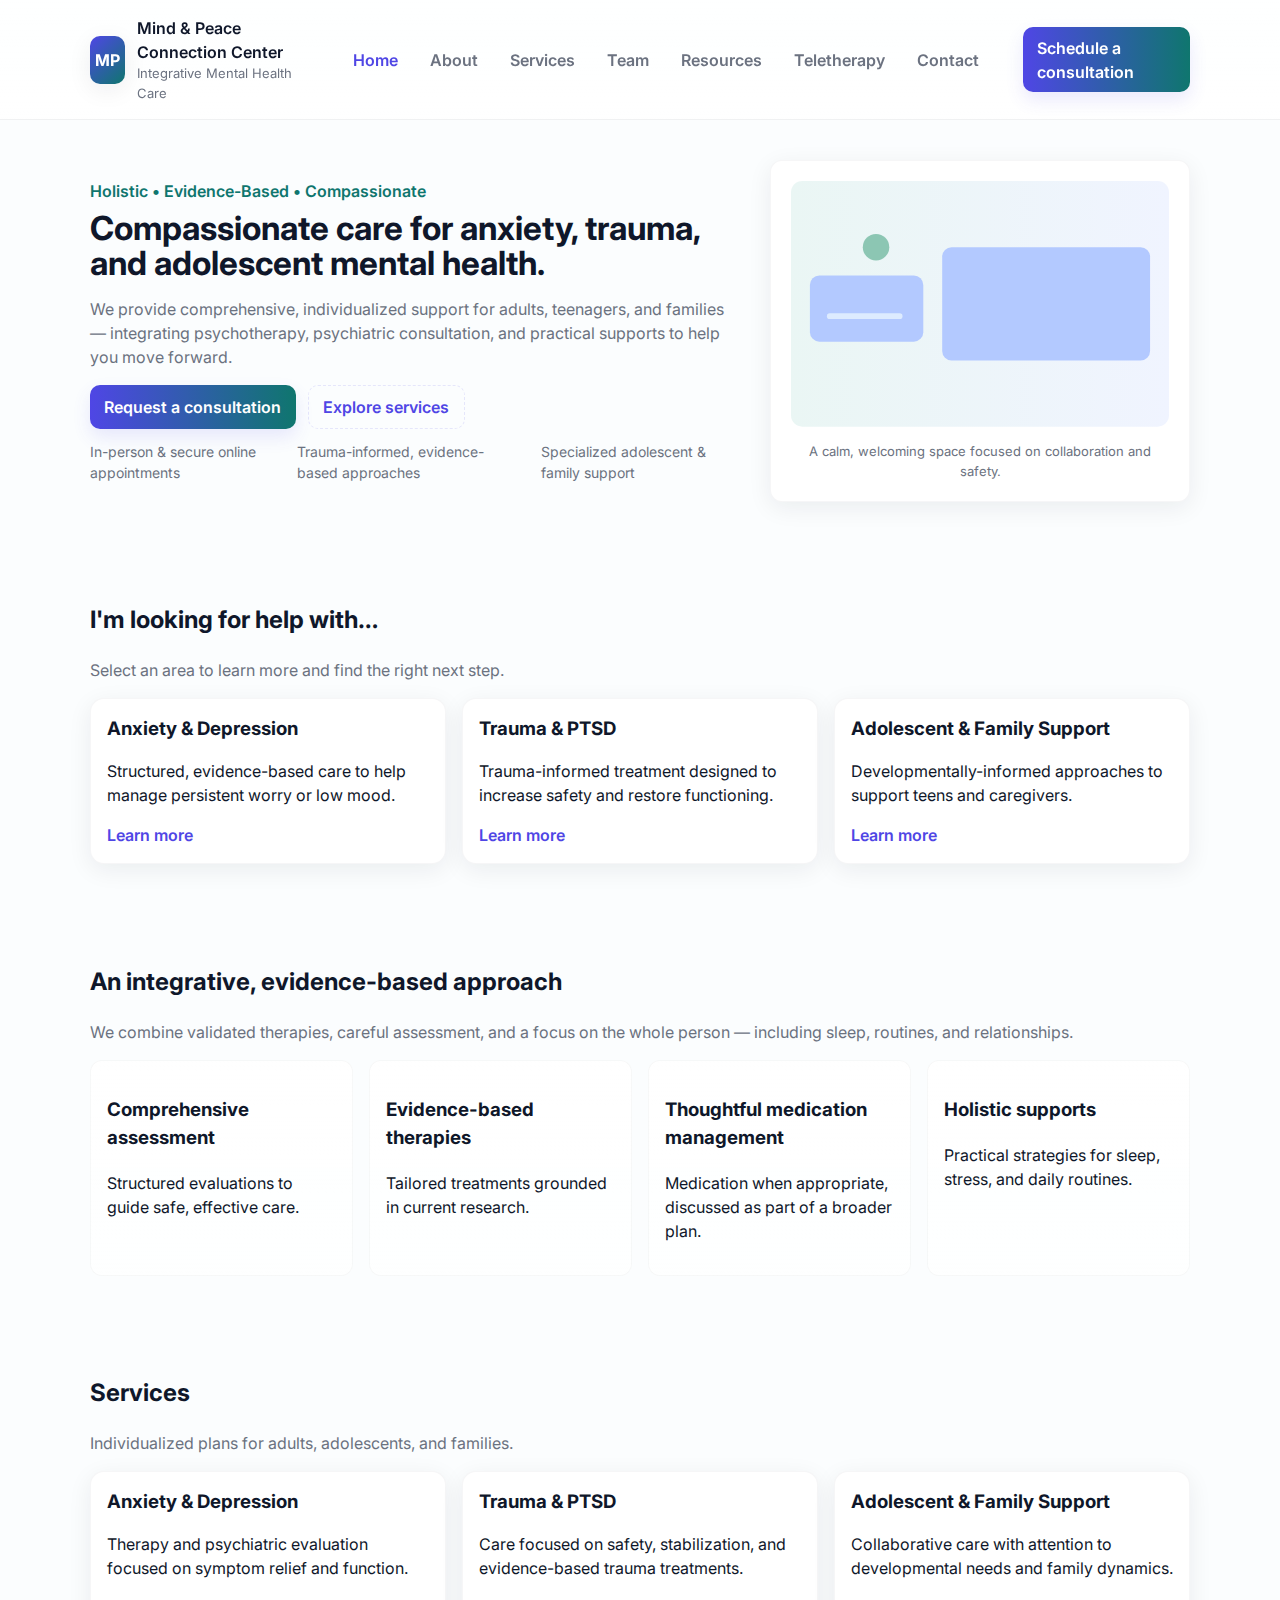
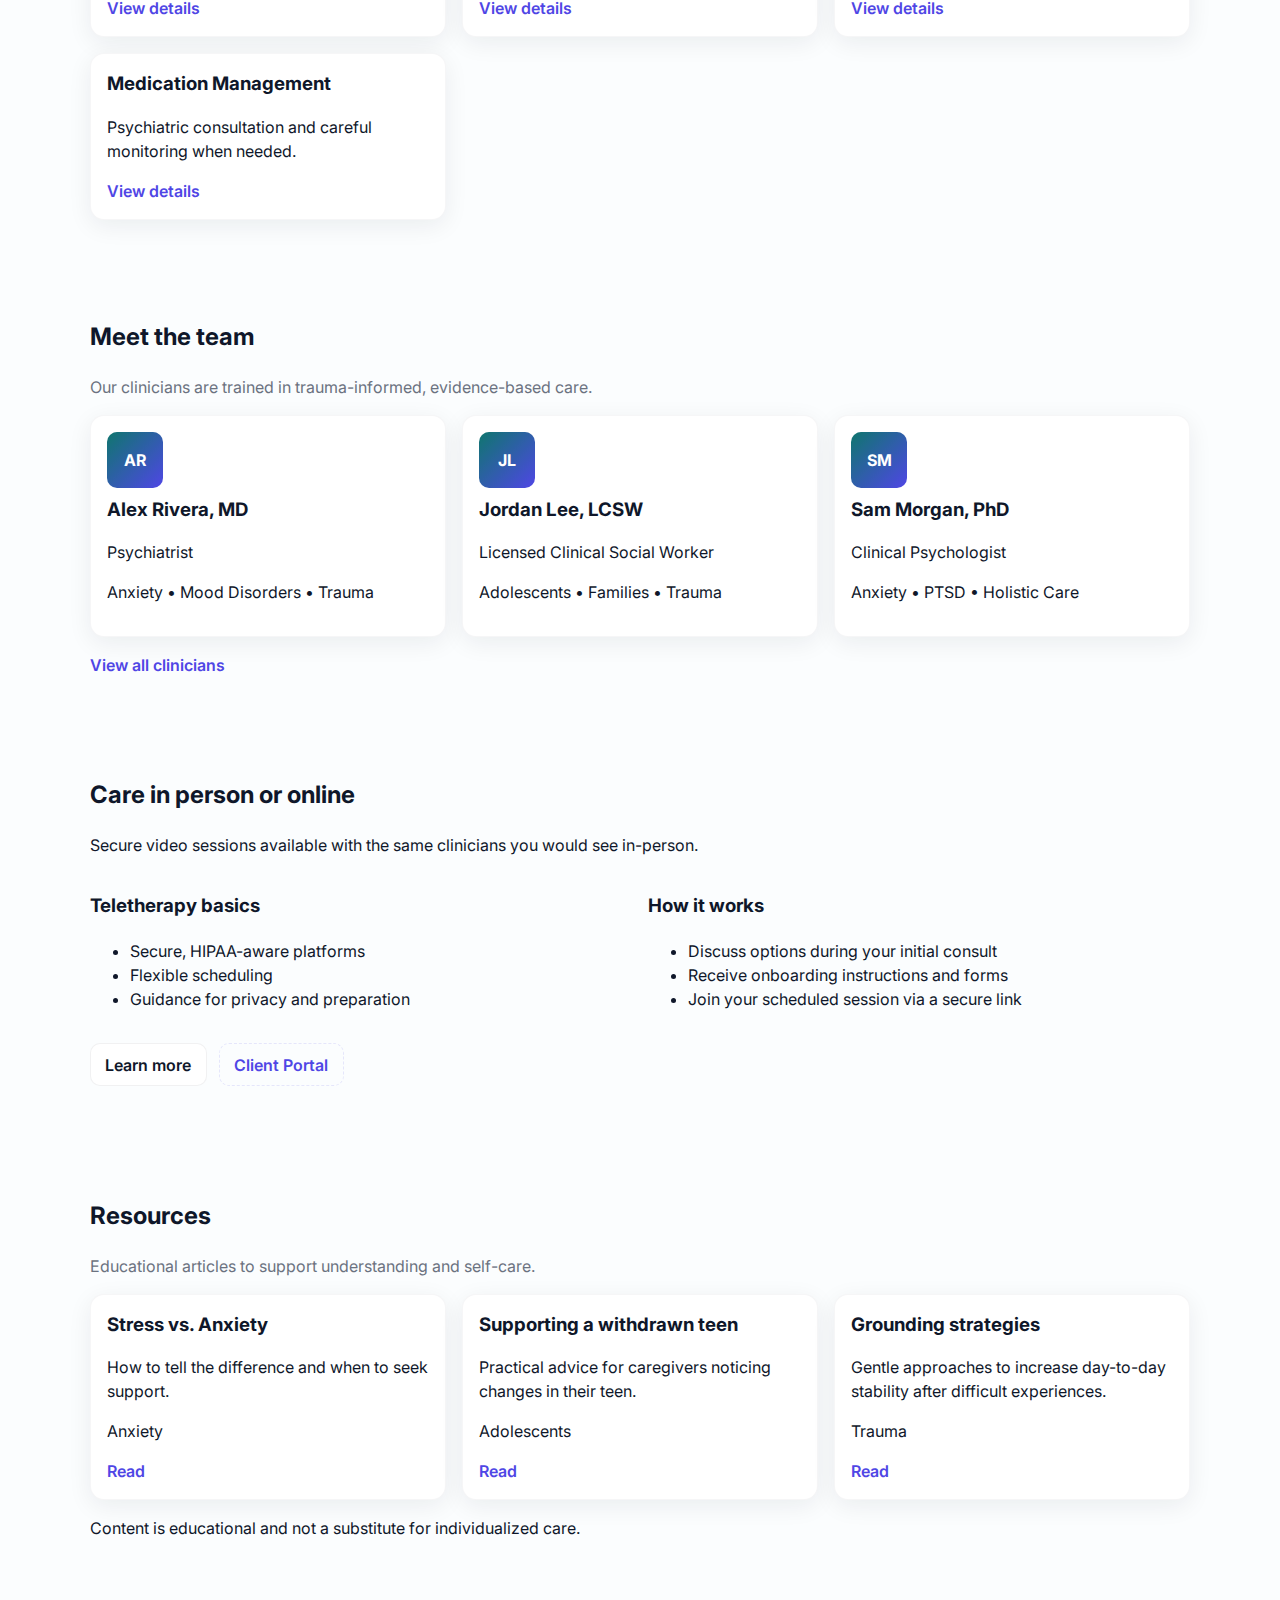
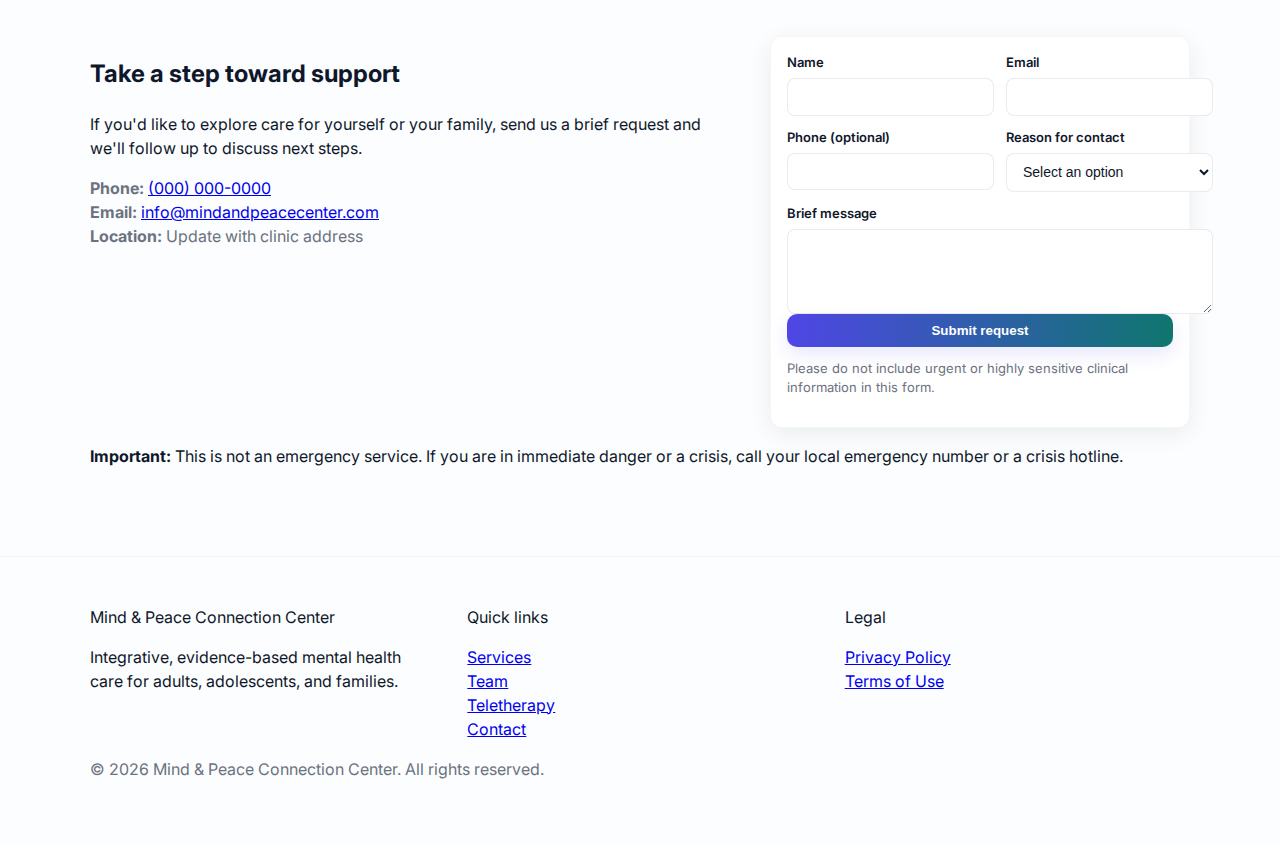
<file: index.html>
<!DOCTYPE html>
<html lang="en">
<head>
  <meta charset="utf-8" />
  <title>Mind & Peace Connection Center — Integrative, Evidence-Based Mental Health Care</title>
  <meta name="viewport" content="width=device-width,initial-scale=1" />
  <meta name="description" content="Mind & Peace Connection Center provides integrative, evidence-based mental health care for adults, adolescents, and families. Compassionate support for anxiety, trauma, and adolescent mental health." />
  <link href="https://fonts.googleapis.com/css2?family=Inter:wght@300;400;600;700&display=swap" rel="stylesheet">
  <link rel="stylesheet" href="styles.css" />
</head>
<body>
  <a class="skip-link" href="#main-content">Skip to main content</a>

  <header class="site-header" role="banner">
    <div class="container header-inner">
      <a href="index.html" class="logo" aria-label="Mind and Peace Connection Center home">
        <span class="logo-mark" aria-hidden="true">MP</span>
        <span class="logo-text">
          <span class="logo-title">Mind &amp; Peace Connection Center</span>
          <span class="logo-subtitle">Integrative Mental Health Care</span>
        </span>
      </a>

      <nav class="site-nav" aria-label="Main navigation">
        <button class="nav-toggle" aria-expanded="false" aria-controls="primary-menu" aria-label="Open menu">
          <span class="nav-toggle-bar"></span>
          <span class="nav-toggle-bar"></span>
          <span class="nav-toggle-bar"></span>
        </button>

        <ul class="nav-list" id="primary-menu">
          <li><a href="index.html" class="nav-link nav-link-active">Home</a></li>
          <li><a href="#about" class="nav-link">About</a></li>
          <li><a href="#services" class="nav-link">Services</a></li>
          <li><a href="#team" class="nav-link">Team</a></li>
          <li><a href="#resources" class="nav-link">Resources</a></li>
          <li><a href="#teletherapy" class="nav-link">Teletherapy</a></li>
          <li><a href="#contact" class="nav-link">Contact</a></li>
        </ul>
      </nav>

      <a href="#contact" class="btn btn-primary header-cta">
        Schedule a consultation
      </a>
    </div>
  </header>

  <main id="main-content">
    <!-- Hero -->
    <section class="section section-hero" aria-label="Introductory section">
      <div class="container hero-grid">
        <div class="hero-copy">
          <p class="eyebrow">Holistic • Evidence-Based • Compassionate</p>
          <h1>Compassionate care for anxiety, trauma, and adolescent mental health.</h1>
          <p class="lead">
            We provide comprehensive, individualized support for adults, teenagers, and families — integrating psychotherapy, psychiatric consultation, and practical supports to help you move forward.
          </p>

          <div class="hero-actions">
            <a href="#contact" class="btn btn-primary large">Request a consultation</a>
            <a href="#services" class="btn btn-ghost">Explore services</a>
          </div>

          <ul class="hero-features" aria-hidden="true">
            <li>In-person & secure online appointments</li>
            <li>Trauma-informed, evidence-based approaches</li>
            <li>Specialized adolescent & family support</li>
          </ul>
        </div>

        <div class="hero-visual" aria-hidden="true">
          <div class="visual-card">
            <!-- Decorative, accessible-friendly illustration placeholder -->
            <div class="illustration">
              <svg viewBox="0 0 400 260" xmlns="http://www.w3.org/2000/svg" role="img" aria-hidden="true">
                <rect x="0" y="0" width="400" height="260" rx="12" fill="url(#g)"></rect>
                <defs>
                  <linearGradient id="g" x1="0" x2="1">
                    <stop offset="0" stop-color="#EAF6F4"/>
                    <stop offset="1" stop-color="#F0F4FF"/>
                  </linearGradient>
                </defs>
                <g transform="translate(20,30)" fill="#B3C9FF">
                  <rect x="0" y="70" width="120" height="70" rx="10"/>
                  <rect x="140" y="40" width="220" height="120" rx="10"/>
                  <circle cx="70" cy="40" r="14" fill="#8CC6B3"/>
                  <rect x="18" y="110" width="80" height="6" rx="3" fill="#DDEBFF"/>
                </g>
              </svg>
            </div>
            <div class="visual-caption">A calm, welcoming space focused on collaboration and safety.</div>
          </div>
        </div>
      </div>
    </section>

    <!-- Quick triage -->
    <section class="section section-triage" aria-labelledby="triage-heading">
      <div class="container">
        <h2 id="triage-heading">I'm looking for help with…</h2>
        <p class="section-intro">Select an area to learn more and find the right next step.</p>

        <div class="card-grid card-grid-3">
          <article class="card">
            <h3>Anxiety &amp; Depression</h3>
            <p>Structured, evidence-based care to help manage persistent worry or low mood.</p>
            <a href="#services" class="card-link">Learn more</a>
          </article>

          <article class="card">
            <h3>Trauma &amp; PTSD</h3>
            <p>Trauma-informed treatment designed to increase safety and restore functioning.</p>
            <a href="#services" class="card-link">Learn more</a>
          </article>

          <article class="card">
            <h3>Adolescent &amp; Family Support</h3>
            <p>Developmentally-informed approaches to support teens and caregivers.</p>
            <a href="#team" class="card-link">Learn more</a>
          </article>
        </div>
      </div>
    </section>

    <!-- Approach -->
    <section class="section section-approach" id="about" aria-labelledby="about-heading">
      <div class="container approach-inner">
        <h2 id="about-heading">An integrative, evidence-based approach</h2>
        <p class="section-intro">We combine validated therapies, careful assessment, and a focus on the whole person — including sleep, routines, and relationships.</p>

        <div class="pillars">
          <div class="pillar">
            <h3>Comprehensive assessment</h3>
            <p>Structured evaluations to guide safe, effective care.</p>
          </div>
          <div class="pillar">
            <h3>Evidence-based therapies</h3>
            <p>Tailored treatments grounded in current research.</p>
          </div>
          <div class="pillar">
            <h3>Thoughtful medication management</h3>
            <p>Medication when appropriate, discussed as part of a broader plan.</p>
          </div>
          <div class="pillar">
            <h3>Holistic supports</h3>
            <p>Practical strategies for sleep, stress, and daily routines.</p>
          </div>
        </div>
      </div>
    </section>

    <!-- Services preview -->
    <section class="section section-services" id="services" aria-labelledby="services-heading">
      <div class="container">
        <h2 id="services-heading">Services</h2>
        <p class="section-intro">Individualized plans for adults, adolescents, and families.</p>

        <div class="card-grid services-grid">
          <article class="card">
            <h3>Anxiety &amp; Depression</h3>
            <p>Therapy and psychiatric evaluation focused on symptom relief and function.</p>
            <a href="#" class="card-link">View details</a>
          </article>

          <article class="card">
            <h3>Trauma &amp; PTSD</h3>
            <p>Care focused on safety, stabilization, and evidence-based trauma treatments.</p>
            <a href="#" class="card-link">View details</a>
          </article>

          <article class="card">
            <h3>Adolescent &amp; Family Support</h3>
            <p>Collaborative care with attention to developmental needs and family dynamics.</p>
            <a href="#" class="card-link">View details</a>
          </article>

          <article class="card">
            <h3>Medication Management</h3>
            <p> Psychiatric consultation and careful monitoring when needed.</p>
            <a href="#" class="card-link">View details</a>
          </article>
        </div>
      </div>
    </section>

    <!-- Team -->
    <section class="section section-team" id="team">
      <div class="container">
        <h2>Meet the team</h2>
        <p class="section-intro">Our clinicians are trained in trauma-informed, evidence-based care.</p>

        <div class="card-grid team-grid">
          <article class="card card-team">
            <div class="avatar" aria-hidden="true">AR</div>
            <h3>Alex Rivera, MD</h3>
            <p class="team-role">Psychiatrist</p>
            <p class="team-tags">Anxiety • Mood Disorders • Trauma</p>
          </article>

          <article class="card card-team">
            <div class="avatar" aria-hidden="true">JL</div>
            <h3>Jordan Lee, LCSW</h3>
            <p class="team-role">Licensed Clinical Social Worker</p>
            <p class="team-tags">Adolescents • Families • Trauma</p>
          </article>

          <article class="card card-team">
            <div class="avatar" aria-hidden="true">SM</div>
            <h3>Sam Morgan, PhD</h3>
            <p class="team-role">Clinical Psychologist</p>
            <p class="team-tags">Anxiety • PTSD • Holistic Care</p>
          </article>
        </div>

        <div class="section-cta">
          <a href="#" class="text-link">View all clinicians</a>
        </div>
      </div>
    </section>

    <!-- Teletherapy -->
    <section class="section section-teletherapy" id="teletherapy">
      <div class="container teletherapy-inner">
        <div class="tele-text">
          <h2>Care in person or online</h2>
          <p>Secure video sessions available with the same clinicians you would see in-person.</p>

          <div class="tele-columns">
            <div>
              <h3>Teletherapy basics</h3>
              <ul>
                <li>Secure, HIPAA-aware platforms</li>
                <li>Flexible scheduling</li>
                <li>Guidance for privacy and preparation</li>
              </ul>
            </div>
            <div>
              <h3>How it works</h3>
              <ul>
                <li>Discuss options during your initial consult</li>
                <li>Receive onboarding instructions and forms</li>
                <li>Join your scheduled session via a secure link</li>
              </ul>
            </div>
          </div>

          <div class="hero-actions">
            <a href="#contact" class="btn btn-secondary">Learn more</a>
            <a href="#" class="btn btn-ghost">Client Portal</a>
          </div>
        </div>
      </div>
    </section>

    <!-- Resources -->
    <section class="section section-resources" id="resources">
      <div class="container">
        <h2>Resources</h2>
        <p class="section-intro">Educational articles to support understanding and self-care.</p>

        <div class="card-grid resources-grid">
          <article class="card">
            <h3>Stress vs. Anxiety</h3>
            <p>How to tell the difference and when to seek support.</p>
            <p class="resource-tag">Anxiety</p>
            <a href="#" class="card-link">Read</a>
          </article>

          <article class="card">
            <h3>Supporting a withdrawn teen</h3>
            <p>Practical advice for caregivers noticing changes in their teen.</p>
            <p class="resource-tag">Adolescents</p>
            <a href="#" class="card-link">Read</a>
          </article>

          <article class="card">
            <h3>Grounding strategies</h3>
            <p>Gentle approaches to increase day-to-day stability after difficult experiences.</p>
            <p class="resource-tag">Trauma</p>
            <a href="#" class="card-link">Read</a>
          </article>
        </div>

        <p class="resources-disclaimer">Content is educational and not a substitute for individualized care.</p>
      </div>
    </section>

    <!-- Contact -->
    <section class="section section-contact" id="contact" aria-labelledby="contact-heading">
      <div class="container contact-inner">
        <div class="contact-text">
          <h2 id="contact-heading">Take a step toward support</h2>
          <p>If you'd like to explore care for yourself or your family, send us a brief request and we'll follow up to discuss next steps.</p>

          <ul class="contact-details">
            <li><strong>Phone:</strong> <a href="tel:0000000000">(000) 000-0000</a></li>
            <li><strong>Email:</strong> <a href="mailto:info@mindandpeacecenter.com">info@mindandpeacecenter.com</a></li>
            <li><strong>Location:</strong> Update with clinic address</li>
          </ul>
        </div>

        <form class="contact-form" aria-label="Request a consultation" onsubmit="event.preventDefault(); alert('Thanks — your request has been submitted (demo).');">
          <div class="form-grid">
            <div class="form-row">
              <label for="name">Name</label>
              <input id="name" name="name" type="text" autocomplete="name" required />
            </div>

            <div class="form-row">
              <label for="email">Email</label>
              <input id="email" name="email" type="email" autocomplete="email" required />
            </div>

            <div class="form-row">
              <label for="phone">Phone (optional)</label>
              <input id="phone" name="phone" type="tel" autocomplete="tel" />
            </div>

            <div class="form-row">
              <label for="reason">Reason for contact</label>
              <select id="reason" name="reason">
                <option value="">Select an option</option>
                <option value="anxiety-depression">Anxiety or depression</option>
                <option value="trauma-ptsd">Trauma or PTSD</option>
                <option value="adolescent-family">Adolescent and family</option>
                <option value="other">Other / not sure</option>
              </select>
            </div>

            <div class="form-row form-row-full">
              <label for="message">Brief message</label>
              <textarea id="message" name="message" rows="4"></textarea>
            </div>
          </div>

          <button type="submit" class="btn btn-primary btn-full-width">Submit request</button>

          <p class="form-note">Please do not include urgent or highly sensitive clinical information in this form.</p>
        </form>
      </div>

      <div class="container crisis-note">
        <p><strong>Important:</strong> This is not an emergency service. If you are in immediate danger or a crisis, call your local emergency number or a crisis hotline.</p>
      </div>
    </section>
  </main>

  <footer class="site-footer" role="contentinfo">
    <div class="container footer-inner">
      <div class="footer-col">
        <p class="footer-title">Mind &amp; Peace Connection Center</p>
        <p class="footer-text">Integrative, evidence-based mental health care for adults, adolescents, and families.</p>
      </div>

      <div class="footer-col">
        <p class="footer-subtitle">Quick links</p>
        <ul class="footer-links">
          <li><a href="#services">Services</a></li>
          <li><a href="#team">Team</a></li>
          <li><a href="#teletherapy">Teletherapy</a></li>
          <li><a href="#contact">Contact</a></li>
        </ul>
      </div>

      <div class="footer-col">
        <p class="footer-subtitle">Legal</p>
        <ul class="footer-links">
          <li><a href="#">Privacy Policy</a></li>
          <li><a href="#">Terms of Use</a></li>
        </ul>
      </div>
    </div>

    <div class="container footer-bottom">
      <p>&copy; <span id="year"></span> Mind &amp; Peace Connection Center. All rights reserved.</p>
    </div>
  </footer>

  <script>
    // Header year and mobile nav behavior
    (function () {
      const yearEl = document.getElementById('year');
      if (yearEl) yearEl.textContent = new Date().getFullYear();

      const navToggle = document.querySelector('.nav-toggle');
      const navList = document.getElementById('primary-menu');
      if (navToggle && navList) {
        navToggle.addEventListener('click', () => {
          const isOpen = navToggle.getAttribute('aria-expanded') === 'true';
          navToggle.setAttribute('aria-expanded', String(!isOpen));
          navList.classList.toggle('open', !isOpen);
        });

        // Close mobile nav when a link is clicked
        navList.addEventListener('click', (e) => {
          if (e.target.matches('a')) {
            navToggle.setAttribute('aria-expanded', 'false');
            navList.classList.remove('open');
          }
        });
      }
    })();
  </script>
</body>
</html>
</file>
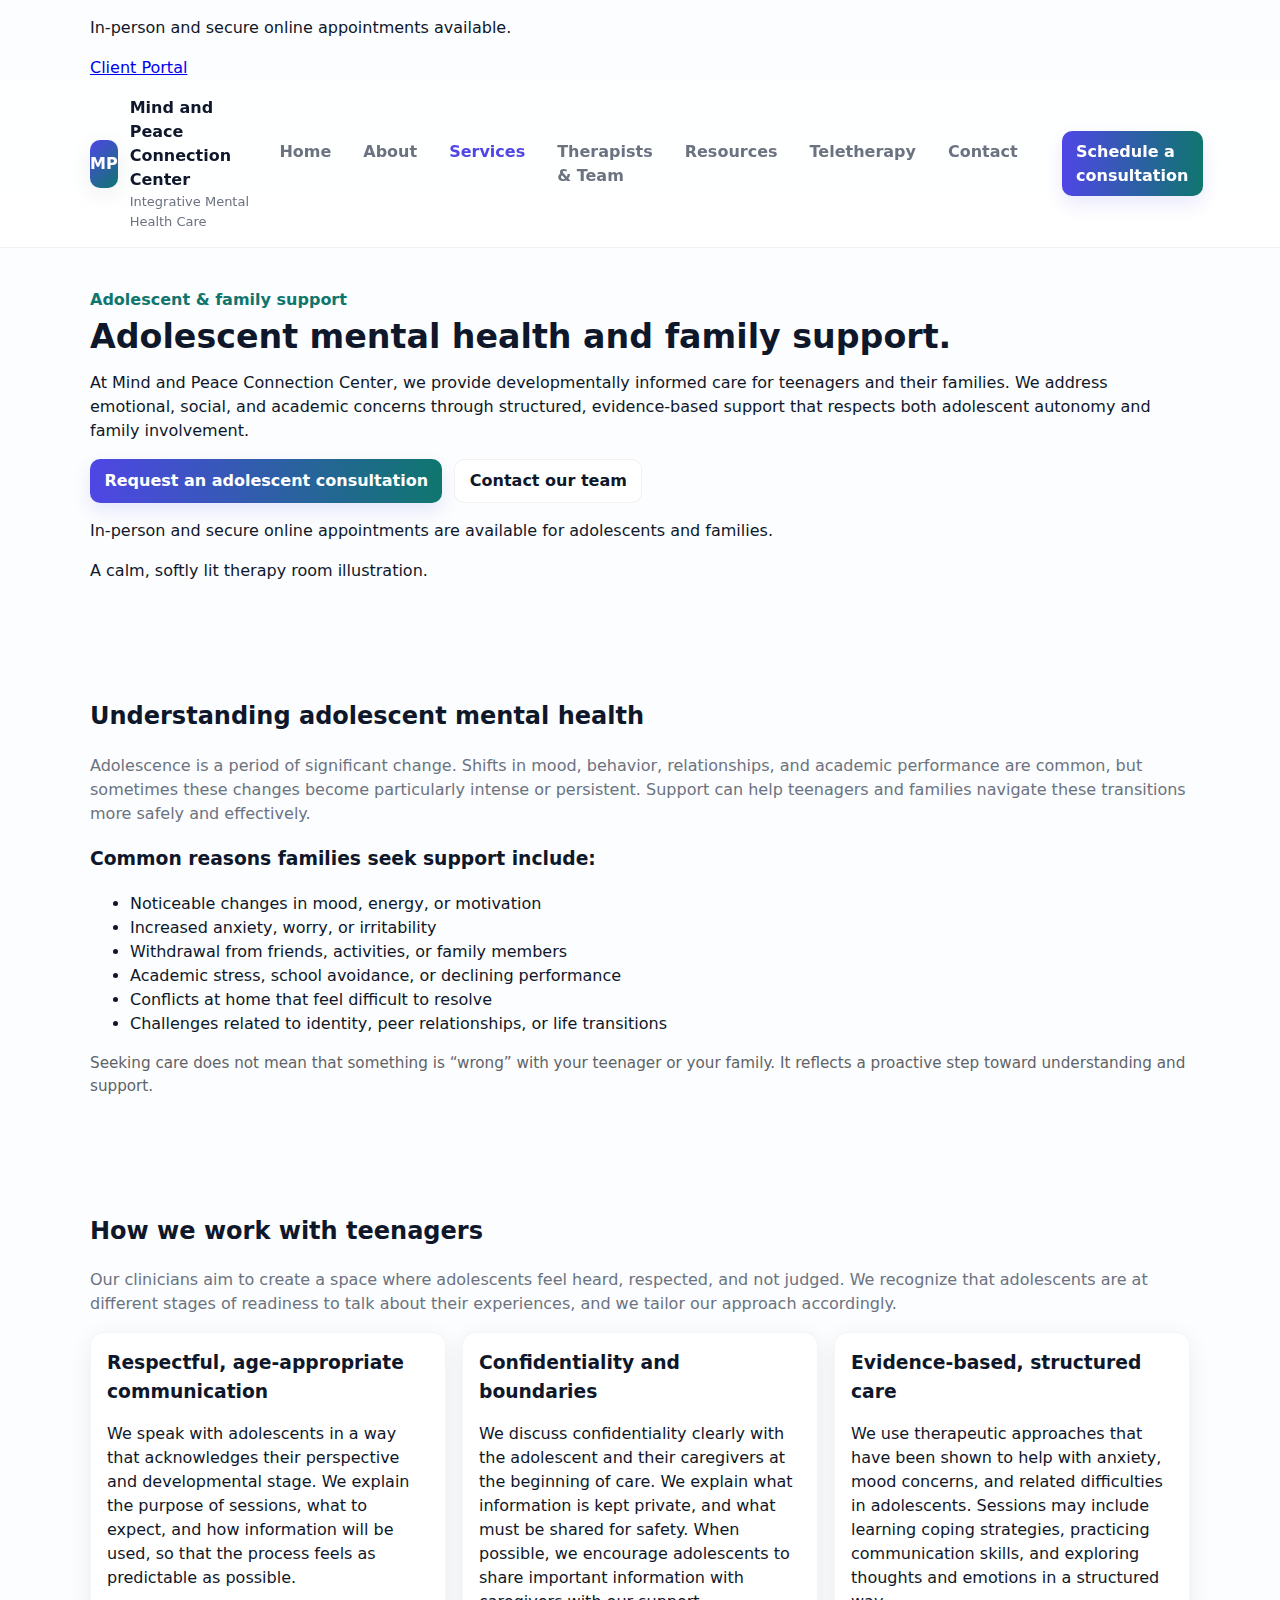
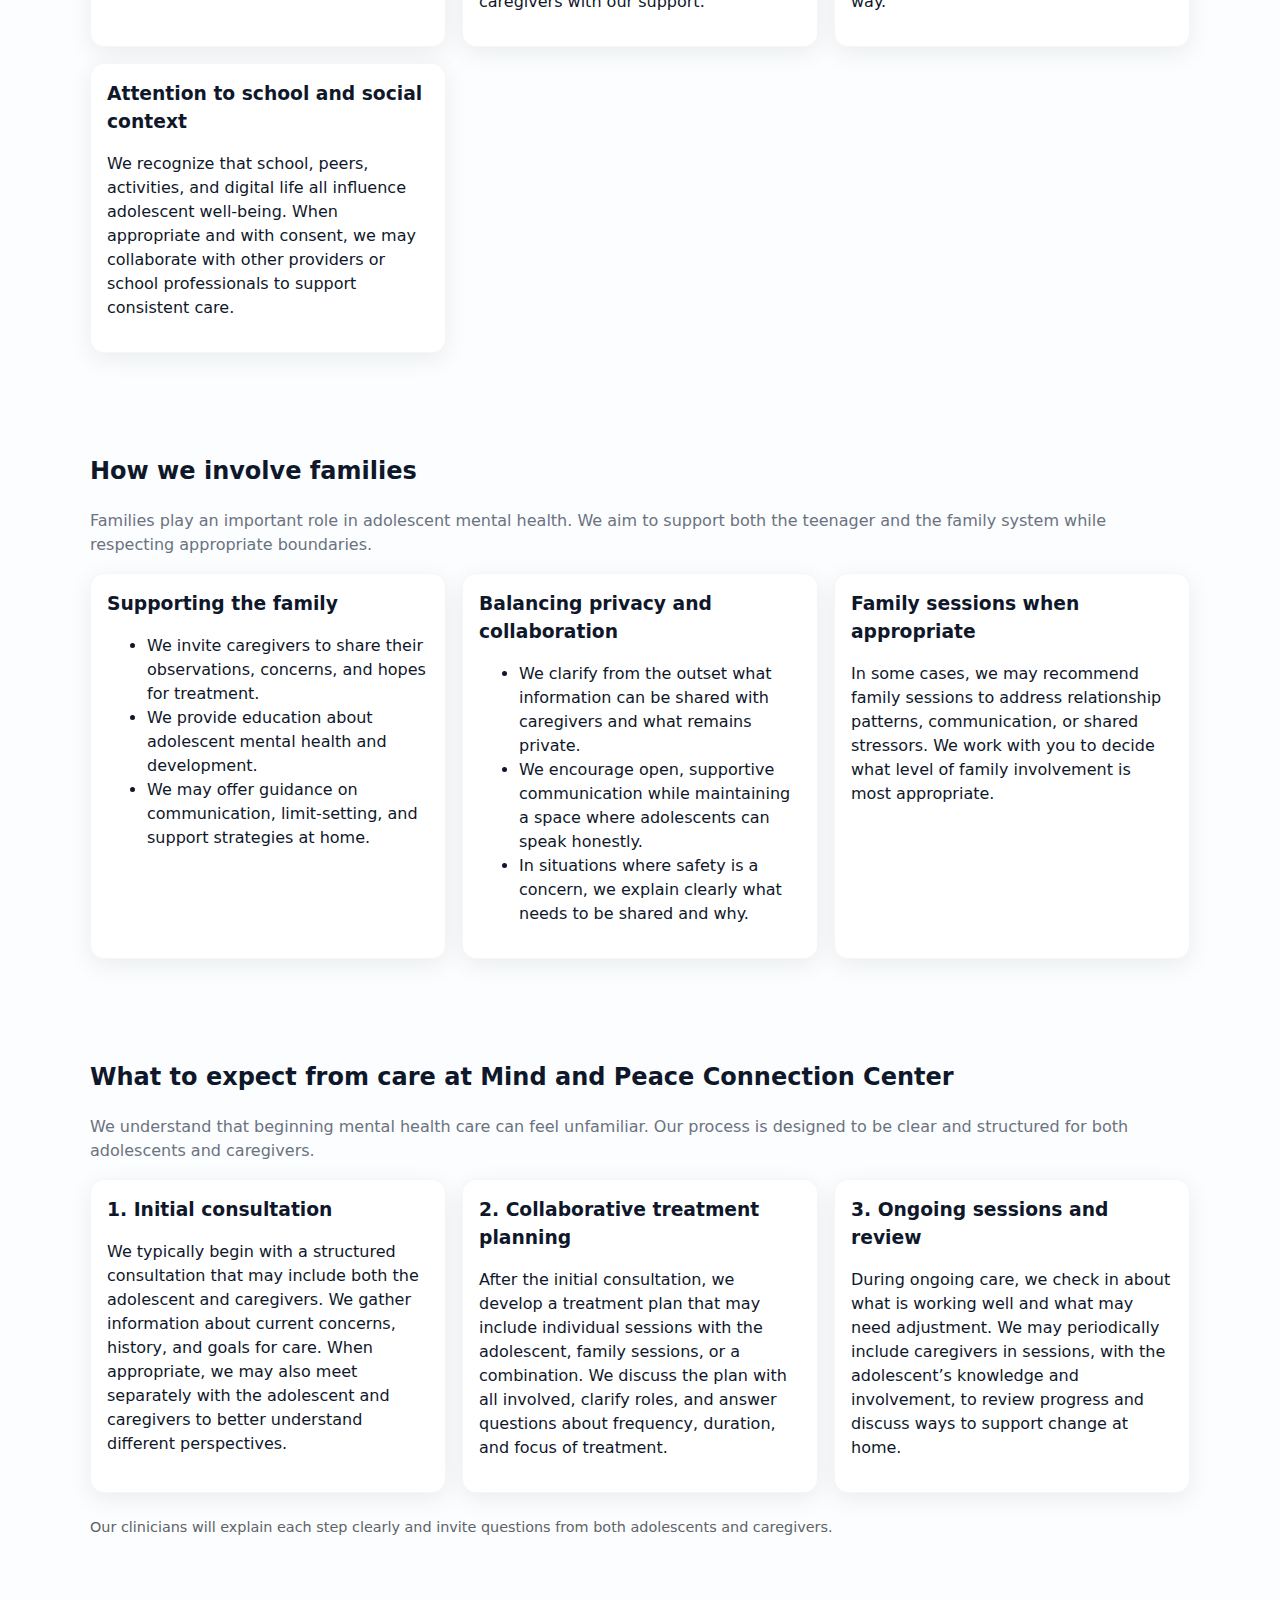
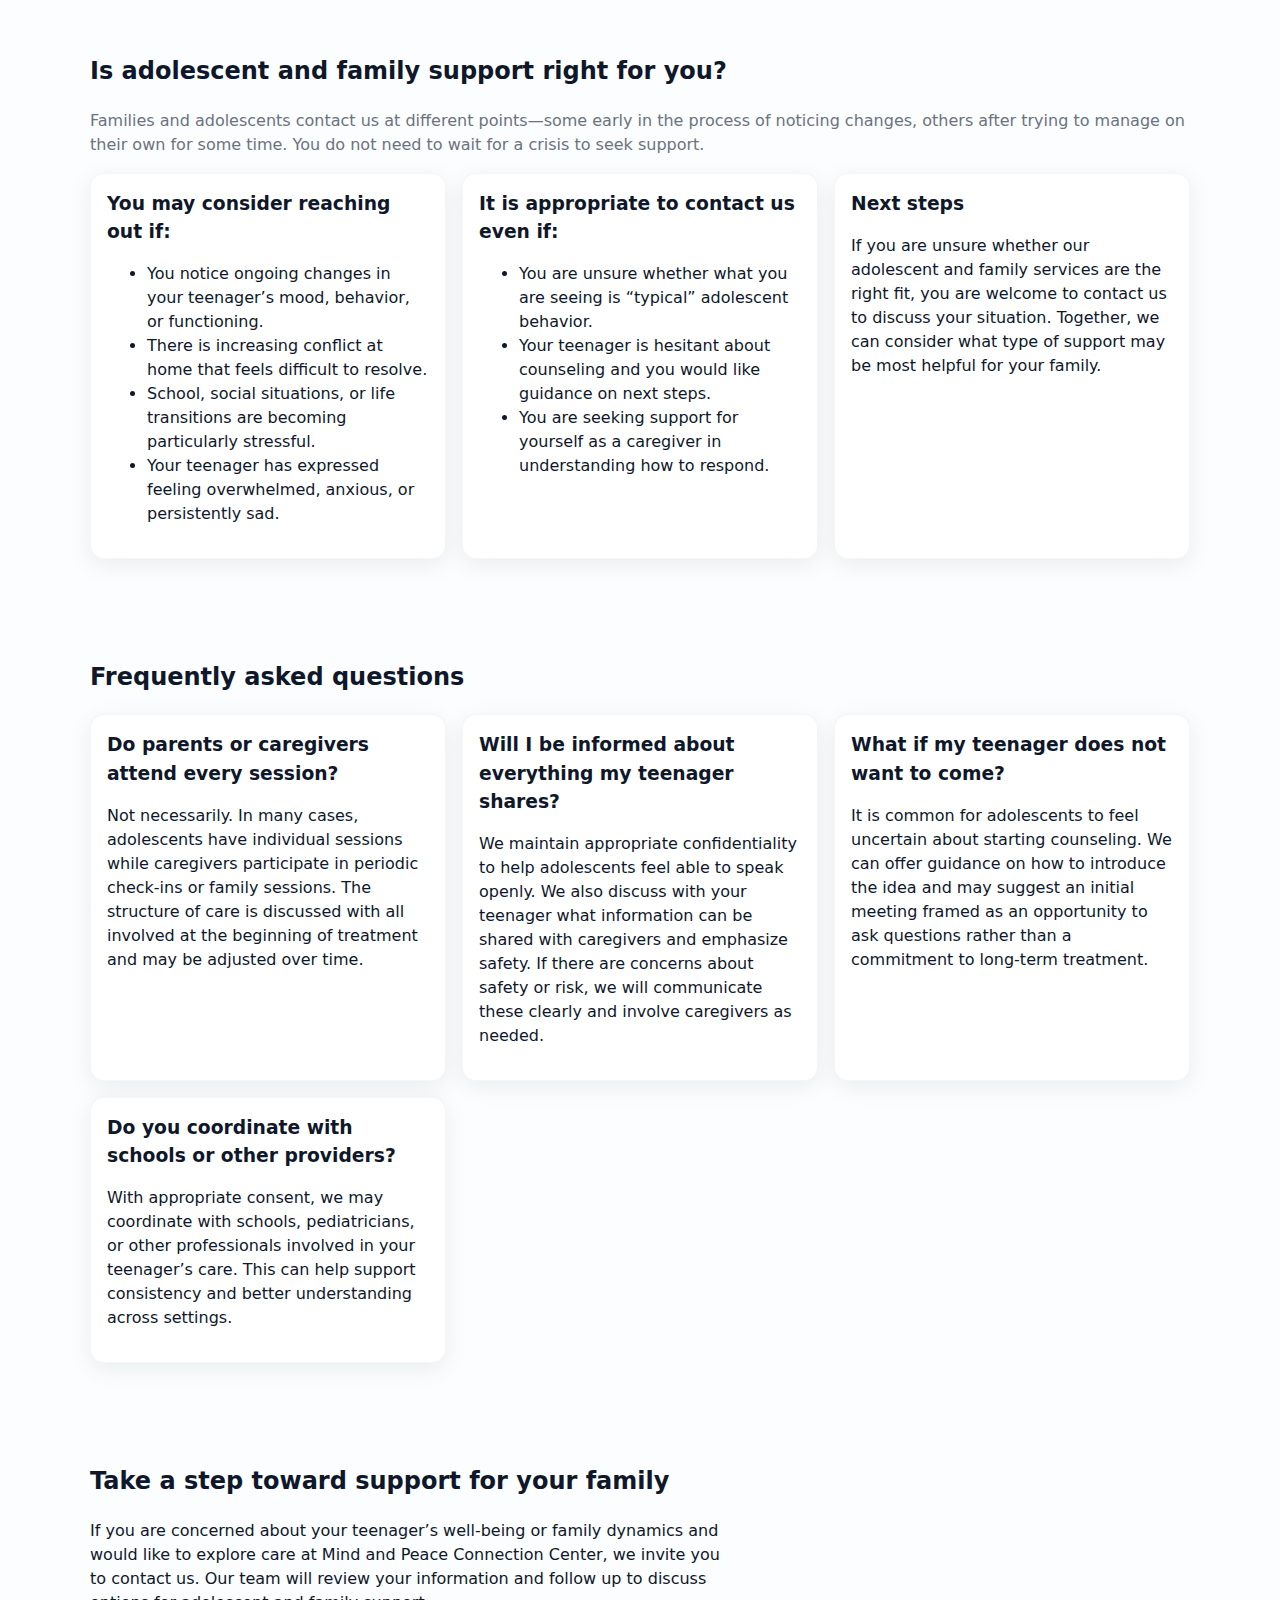
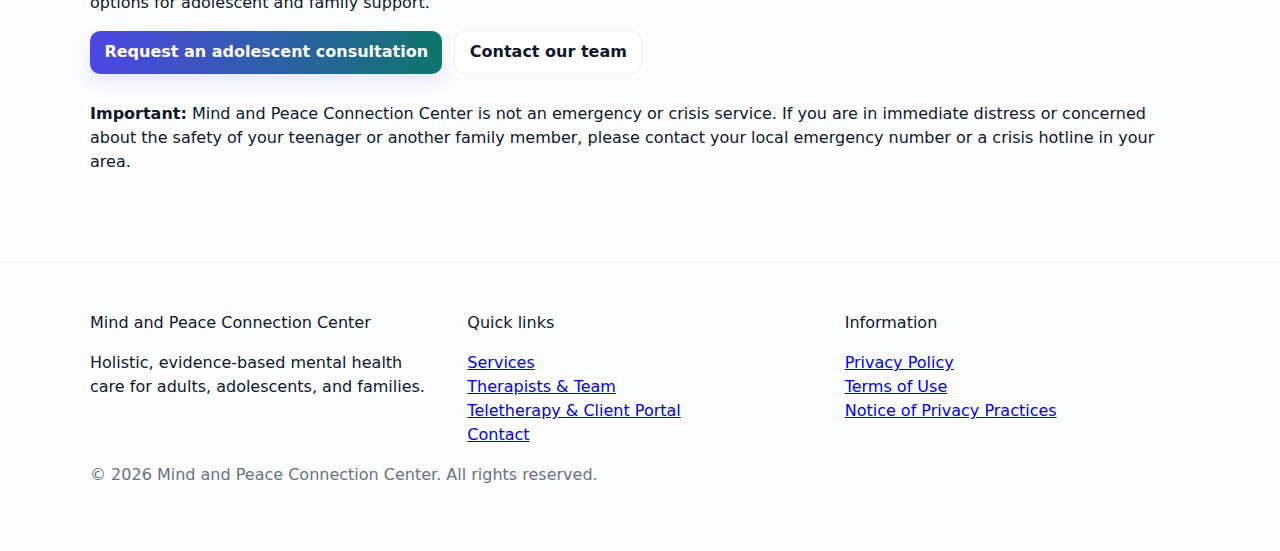
<file: adolescent-family.html>
<!DOCTYPE html>
<html lang="en">
<head>
  <meta charset="UTF-8" />
  <title>Adolescent &amp; Family Support | Mind and Peace Connection Center</title>
  <meta name="viewport" content="width=device-width, initial-scale=1" />
  <meta
    name="description"
    content="Mind and Peace Connection Center provides developmentally informed adolescent mental health care and collaborative support for families."
  />
  <link rel="stylesheet" href="styles.css" />
</head>
<body>
  <a class="skip-link" href="#main-content">Skip to main content</a>

  <!-- Top bar -->
  <div class="top-bar">
    <div class="container top-bar-inner">
      <p class="top-bar-text">In-person and secure online appointments available.</p>
      <a href="#" class="top-bar-link">Client Portal</a>
    </div>
  </div>

  <!-- Header -->
  <header class="site-header">
    <div class="container header-inner">
      <a href="index.html" class="logo">
        <span class="logo-mark">MP</span>
        <span class="logo-text">
          <span class="logo-title">Mind and Peace Connection Center</span>
          <span class="logo-subtitle">Integrative Mental Health Care</span>
        </span>
      </a>

      <nav class="site-nav" aria-label="Main navigation">
        <button class="nav-toggle" aria-expanded="false" aria-controls="primary-menu">
          <span class="nav-toggle-bar"></span>
          <span class="nav-toggle-bar"></span>
          <span class="nav-toggle-bar"></span>
          <span class="nav-toggle-label">Menu</span>
        </button>

        <ul class="nav-list" id="primary-menu">
          <li><a href="index.html" class="nav-link">Home</a></li>
          <li><a href="index.html#about" class="nav-link">About</a></li>
          <li><a href="index.html#services" class="nav-link nav-link-active">Services</a></li>
          <li><a href="index.html#team" class="nav-link">Therapists &amp; Team</a></li>
          <li><a href="index.html#resources" class="nav-link">Resources</a></li>
          <li><a href="index.html#teletherapy" class="nav-link">Teletherapy</a></li>
          <li><a href="index.html#contact" class="nav-link">Contact</a></li>
        </ul>
      </nav>

      <a href="index.html#contact" class="btn btn-primary header-cta">
        Schedule a consultation
      </a>
    </div>
  </header>

  <main id="main-content">
    <!-- Hero -->
    <section class="section section-hero">
      <div class="container hero-inner">
        <div class="hero-text">
          <p class="eyebrow">Adolescent &amp; family support</p>
          <h1>Adolescent mental health and family support.</h1>
          <p class="hero-subtitle">
            At Mind and Peace Connection Center, we provide developmentally informed care for teenagers and
            their families. We address emotional, social, and academic concerns through structured,
            evidence-based support that respects both adolescent autonomy and family involvement.
          </p>

          <div class="hero-actions">
            <a href="#contact-section" class="btn btn-primary">Request an adolescent consultation</a>
            <a href="index.html#contact" class="btn btn-secondary">Contact our team</a>
          </div>

          <p class="hero-footnote">
            In-person and secure online appointments are available for adolescents and families.
          </p>
        </div>

        <div class="hero-visual" aria-hidden="true">
          <div class="hero-card">
            <div class="hero-room">
              <div class="hero-window"></div>
              <div class="hero-chair hero-chair-left"></div>
              <div class="hero-chair hero-chair-right"></div>
              <div class="hero-plant"></div>
            </div>
            <p class="hero-alt">A calm, softly lit therapy room illustration.</p>
          </div>
        </div>
      </div>
    </section>

    <!-- Understanding Adolescent Mental Health -->
    <section class="section">
      <div class="container">
        <h2>Understanding adolescent mental health</h2>
        <p class="section-intro">
          Adolescence is a period of significant change. Shifts in mood, behavior, relationships, and academic
          performance are common, but sometimes these changes become particularly intense or persistent.
          Support can help teenagers and families navigate these transitions more safely and effectively.
        </p>

        <h3>Common reasons families seek support include:</h3>
        <ul>
          <li>Noticeable changes in mood, energy, or motivation</li>
          <li>Increased anxiety, worry, or irritability</li>
          <li>Withdrawal from friends, activities, or family members</li>
          <li>Academic stress, school avoidance, or declining performance</li>
          <li>Conflicts at home that feel difficult to resolve</li>
          <li>Challenges related to identity, peer relationships, or life transitions</li>
        </ul>

        <p style="margin-top: 1rem; font-size: 0.95rem; color: #5f6368;">
          Seeking care does not mean that something is “wrong” with your teenager or your family. It reflects a
          proactive step toward understanding and support.
        </p>
      </div>
    </section>

    <!-- How We Work With Teens -->
    <section class="section">
      <div class="container">
        <h2>How we work with teenagers</h2>
        <p class="section-intro">
          Our clinicians aim to create a space where adolescents feel heard, respected, and not judged. We
          recognize that adolescents are at different stages of readiness to talk about their experiences, and
          we tailor our approach accordingly.
        </p>

        <div class="card-grid card-grid-3">
          <article class="card">
            <h3>Respectful, age-appropriate communication</h3>
            <p>
              We speak with adolescents in a way that acknowledges their perspective and developmental stage.
              We explain the purpose of sessions, what to expect, and how information will be used, so that the
              process feels as predictable as possible.
            </p>
          </article>

          <article class="card">
            <h3>Confidentiality and boundaries</h3>
            <p>
              We discuss confidentiality clearly with the adolescent and their caregivers at the beginning of
              care. We explain what information is kept private, and what must be shared for safety. When
              possible, we encourage adolescents to share important information with caregivers with our
              support.
            </p>
          </article>

          <article class="card">
            <h3>Evidence-based, structured care</h3>
            <p>
              We use therapeutic approaches that have been shown to help with anxiety, mood concerns, and
              related difficulties in adolescents. Sessions may include learning coping strategies, practicing
              communication skills, and exploring thoughts and emotions in a structured way.
            </p>
          </article>

          <article class="card">
            <h3>Attention to school and social context</h3>
            <p>
              We recognize that school, peers, activities, and digital life all influence adolescent well-being.
              When appropriate and with consent, we may collaborate with other providers or school
              professionals to support consistent care.
            </p>
          </article>
        </div>
      </div>
    </section>

    <!-- How We Involve Families -->
    <section class="section">
      <div class="container">
        <h2>How we involve families</h2>
        <p class="section-intro">
          Families play an important role in adolescent mental health. We aim to support both the teenager and
          the family system while respecting appropriate boundaries.
        </p>

        <div class="card-grid card-grid-3">
          <article class="card">
            <h3>Supporting the family</h3>
            <ul>
              <li>We invite caregivers to share their observations, concerns, and hopes for treatment.</li>
              <li>We provide education about adolescent mental health and development.</li>
              <li>We may offer guidance on communication, limit-setting, and support strategies at home.</li>
            </ul>
          </article>

          <article class="card">
            <h3>Balancing privacy and collaboration</h3>
            <ul>
              <li>
                We clarify from the outset what information can be shared with caregivers and what remains
                private.
              </li>
              <li>
                We encourage open, supportive communication while maintaining a space where adolescents can
                speak honestly.
              </li>
              <li>
                In situations where safety is a concern, we explain clearly what needs to be shared and why.
              </li>
            </ul>
          </article>

          <article class="card">
            <h3>Family sessions when appropriate</h3>
            <p>
              In some cases, we may recommend family sessions to address relationship patterns, communication,
              or shared stressors. We work with you to decide what level of family involvement is most
              appropriate.
            </p>
          </article>
        </div>
      </div>
    </section>

    <!-- What to Expect -->
    <section class="section">
      <div class="container">
        <h2>What to expect from care at Mind and Peace Connection Center</h2>
        <p class="section-intro">
          We understand that beginning mental health care can feel unfamiliar. Our process is designed to be
          clear and structured for both adolescents and caregivers.
        </p>

        <div class="card-grid card-grid-3">
          <article class="card">
            <h3>1. Initial consultation</h3>
            <p>
              We typically begin with a structured consultation that may include both the adolescent and
              caregivers. We gather information about current concerns, history, and goals for care. When
              appropriate, we may also meet separately with the adolescent and caregivers to better understand
              different perspectives.
            </p>
          </article>

          <article class="card">
            <h3>2. Collaborative treatment planning</h3>
            <p>
              After the initial consultation, we develop a treatment plan that may include individual sessions
              with the adolescent, family sessions, or a combination. We discuss the plan with all involved,
              clarify roles, and answer questions about frequency, duration, and focus of treatment.
            </p>
          </article>

          <article class="card">
            <h3>3. Ongoing sessions and review</h3>
            <p>
              During ongoing care, we check in about what is working well and what may need adjustment. We may
              periodically include caregivers in sessions, with the adolescent’s knowledge and involvement, to
              review progress and discuss ways to support change at home.
            </p>
          </article>
        </div>

        <p style="margin-top: 1.5rem; font-size: 0.9rem; color: #5f6368;">
          Our clinicians will explain each step clearly and invite questions from both adolescents and
          caregivers.
        </p>
      </div>
    </section>

    <!-- Is This Service Right For You? -->
    <section class="section">
      <div class="container">
        <h2>Is adolescent and family support right for you?</h2>
        <p class="section-intro">
          Families and adolescents contact us at different points—some early in the process of noticing
          changes, others after trying to manage on their own for some time. You do not need to wait for a
          crisis to seek support.
        </p>

        <div class="card-grid card-grid-3">
          <article class="card">
            <h3>You may consider reaching out if:</h3>
            <ul>
              <li>You notice ongoing changes in your teenager’s mood, behavior, or functioning.</li>
              <li>There is increasing conflict at home that feels difficult to resolve.</li>
              <li>School, social situations, or life transitions are becoming particularly stressful.</li>
              <li>Your teenager has expressed feeling overwhelmed, anxious, or persistently sad.</li>
            </ul>
          </article>

          <article class="card">
            <h3>It is appropriate to contact us even if:</h3>
            <ul>
              <li>You are unsure whether what you are seeing is “typical” adolescent behavior.</li>
              <li>Your teenager is hesitant about counseling and you would like guidance on next steps.</li>
              <li>You are seeking support for yourself as a caregiver in understanding how to respond.</li>
            </ul>
          </article>

          <article class="card">
            <h3>Next steps</h3>
            <p>
              If you are unsure whether our adolescent and family services are the right fit, you are welcome
              to contact us to discuss your situation. Together, we can consider what type of support may be
              most helpful for your family.
            </p>
          </article>
        </div>
      </div>
    </section>

    <!-- FAQ -->
    <section class="section">
      <div class="container">
        <h2>Frequently asked questions</h2>
        <div class="card-grid">
          <article class="card">
            <h3>Do parents or caregivers attend every session?</h3>
            <p>
              Not necessarily. In many cases, adolescents have individual sessions while caregivers participate
              in periodic check-ins or family sessions. The structure of care is discussed with all involved at
              the beginning of treatment and may be adjusted over time.
            </p>
          </article>

          <article class="card">
            <h3>Will I be informed about everything my teenager shares?</h3>
            <p>
              We maintain appropriate confidentiality to help adolescents feel able to speak openly. We also
              discuss with your teenager what information can be shared with caregivers and emphasize safety.
              If there are concerns about safety or risk, we will communicate these clearly and involve
              caregivers as needed.
            </p>
          </article>

          <article class="card">
            <h3>What if my teenager does not want to come?</h3>
            <p>
              It is common for adolescents to feel uncertain about starting counseling. We can offer guidance on
              how to introduce the idea and may suggest an initial meeting framed as an opportunity to ask
              questions rather than a commitment to long-term treatment.
            </p>
          </article>

          <article class="card">
            <h3>Do you coordinate with schools or other providers?</h3>
            <p>
              With appropriate consent, we may coordinate with schools, pediatricians, or other professionals
              involved in your teenager’s care. This can help support consistency and better understanding
              across settings.
            </p>
          </article>
        </div>
      </div>
    </section>

    <!-- Contact CTA -->
    <section class="section section-contact" id="contact-section">
      <div class="container contact-inner">
        <div class="contact-text">
          <h2>Take a step toward support for your family</h2>
          <p>
            If you are concerned about your teenager’s well-being or family dynamics and would like to explore
            care at Mind and Peace Connection Center, we invite you to contact us. Our team will review your
            information and follow up to discuss options for adolescent and family support.
          </p>

          <div class="hero-actions">
            <a href="index.html#contact" class="btn btn-primary">Request an adolescent consultation</a>
            <a href="index.html#contact" class="btn btn-secondary">Contact our team</a>
          </div>
        </div>
      </div>

      <div class="container crisis-note">
        <p>
          <strong>Important:</strong> Mind and Peace Connection Center is not an emergency or crisis service.
          If you are in immediate distress or concerned about the safety of your teenager or another family
          member, please contact your local emergency number or a crisis hotline in your area.
        </p>
      </div>
    </section>
  </main>

  <!-- Footer -->
  <footer class="site-footer">
    <div class="container footer-inner">
      <div class="footer-col">
        <p class="footer-title">Mind and Peace Connection Center</p>
        <p class="footer-text">
          Holistic, evidence-based mental health care for adults, adolescents, and families.
        </p>
      </div>

      <div class="footer-col">
        <p class="footer-subtitle">Quick links</p>
        <ul class="footer-links">
          <li><a href="index.html#services">Services</a></li>
          <li><a href="index.html#team">Therapists &amp; Team</a></li>
          <li><a href="index.html#teletherapy">Teletherapy &amp; Client Portal</a></li>
          <li><a href="index.html#contact">Contact</a></li>
        </ul>
      </div>

      <div class="footer-col">
        <p class="footer-subtitle">Information</p>
        <ul class="footer-links">
          <li><a href="#">Privacy Policy</a></li>
          <li><a href="#">Terms of Use</a></li>
          <li><a href="#">Notice of Privacy Practices</a></li>
        </ul>
      </div>
    </div>

    <div class="container footer-bottom">
      <p>&copy; <span id="year"></span> Mind and Peace Connection Center. All rights reserved.</p>
    </div>
  </footer>

  <script>
    const navToggle = document.querySelector('.nav-toggle');
    const navList = document.querySelector('.nav-list');
    const yearEl = document.getElementById('year');

    if (yearEl) {
      yearEl.textContent = new Date().getFullYear();
    }

    if (navToggle && navList) {
      navToggle.addEventListener('click', () => {
        const isOpen = navToggle.getAttribute('aria-expanded') === 'true';
        navToggle.setAttribute('aria-expanded', String(!isOpen));
        navList.classList.toggle('nav-list-open', !isOpen);
      });
    }
  </script>
</body>
</html>
</file>
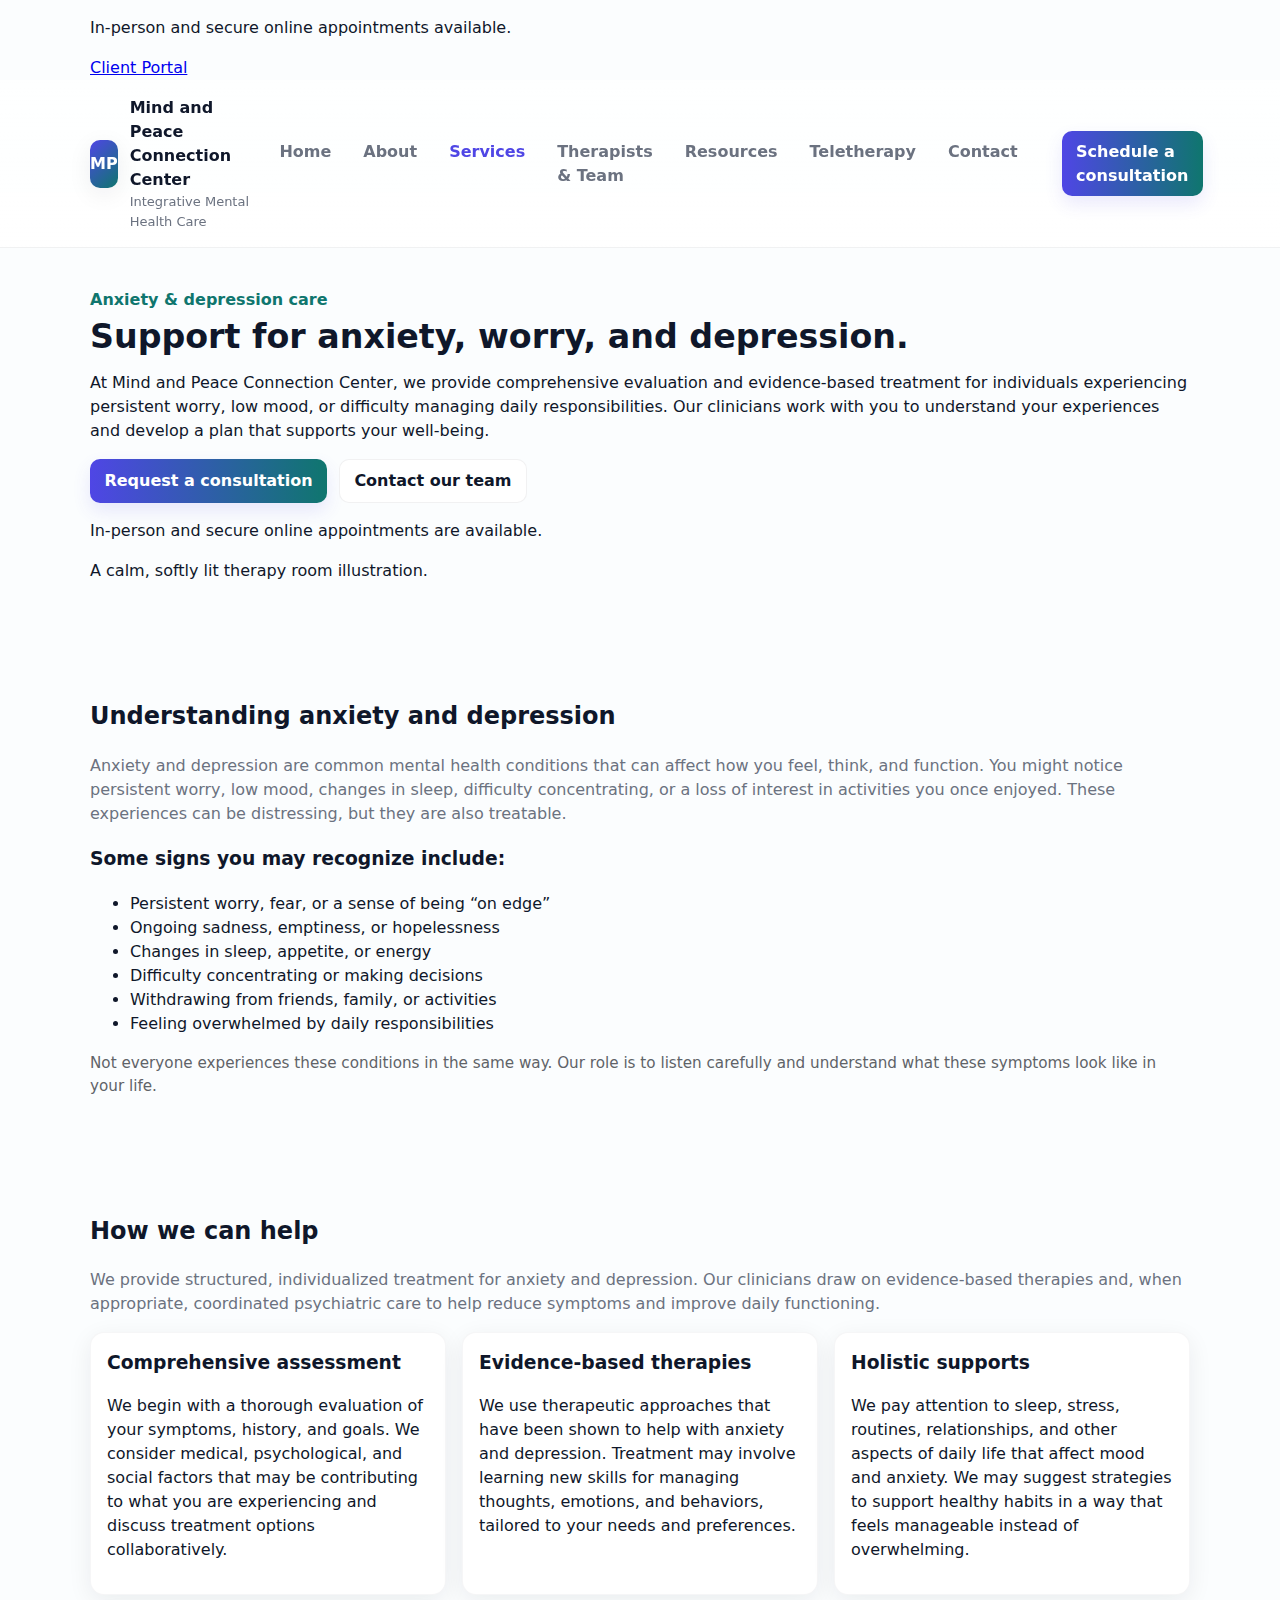
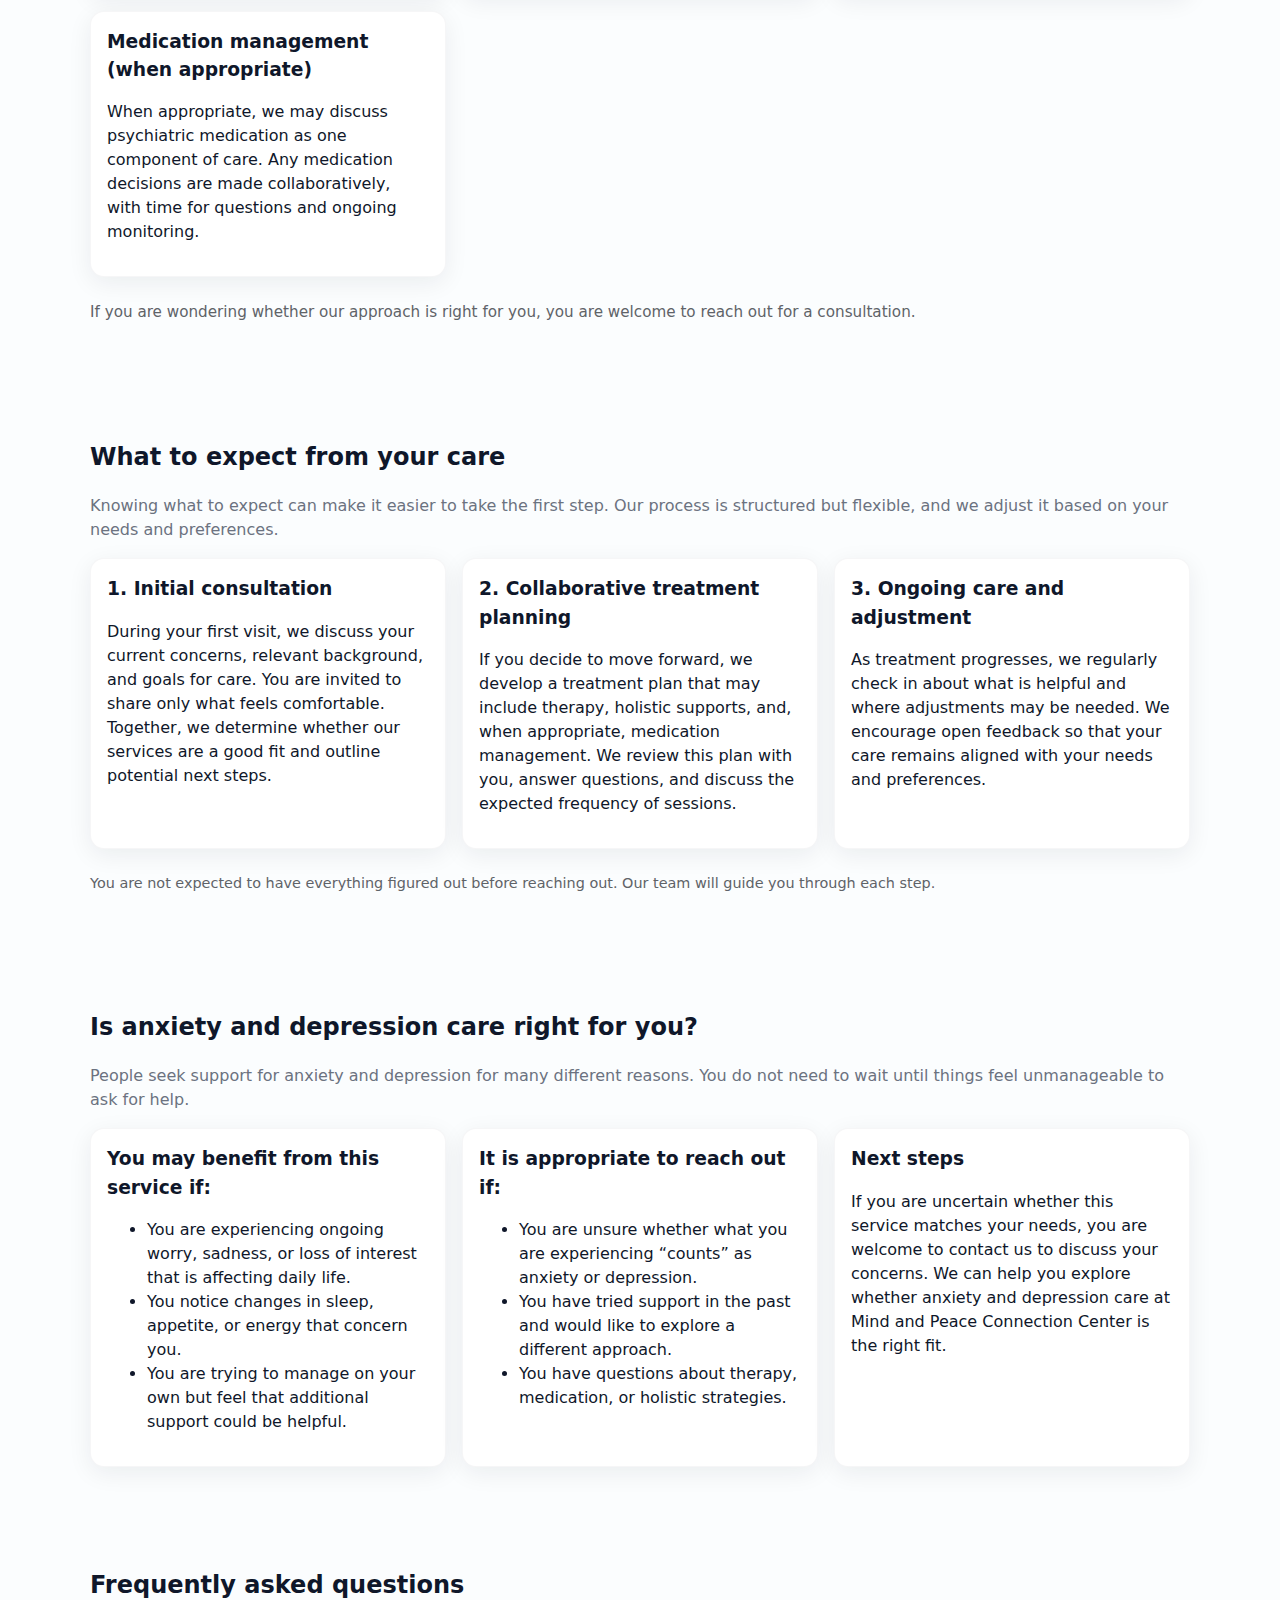
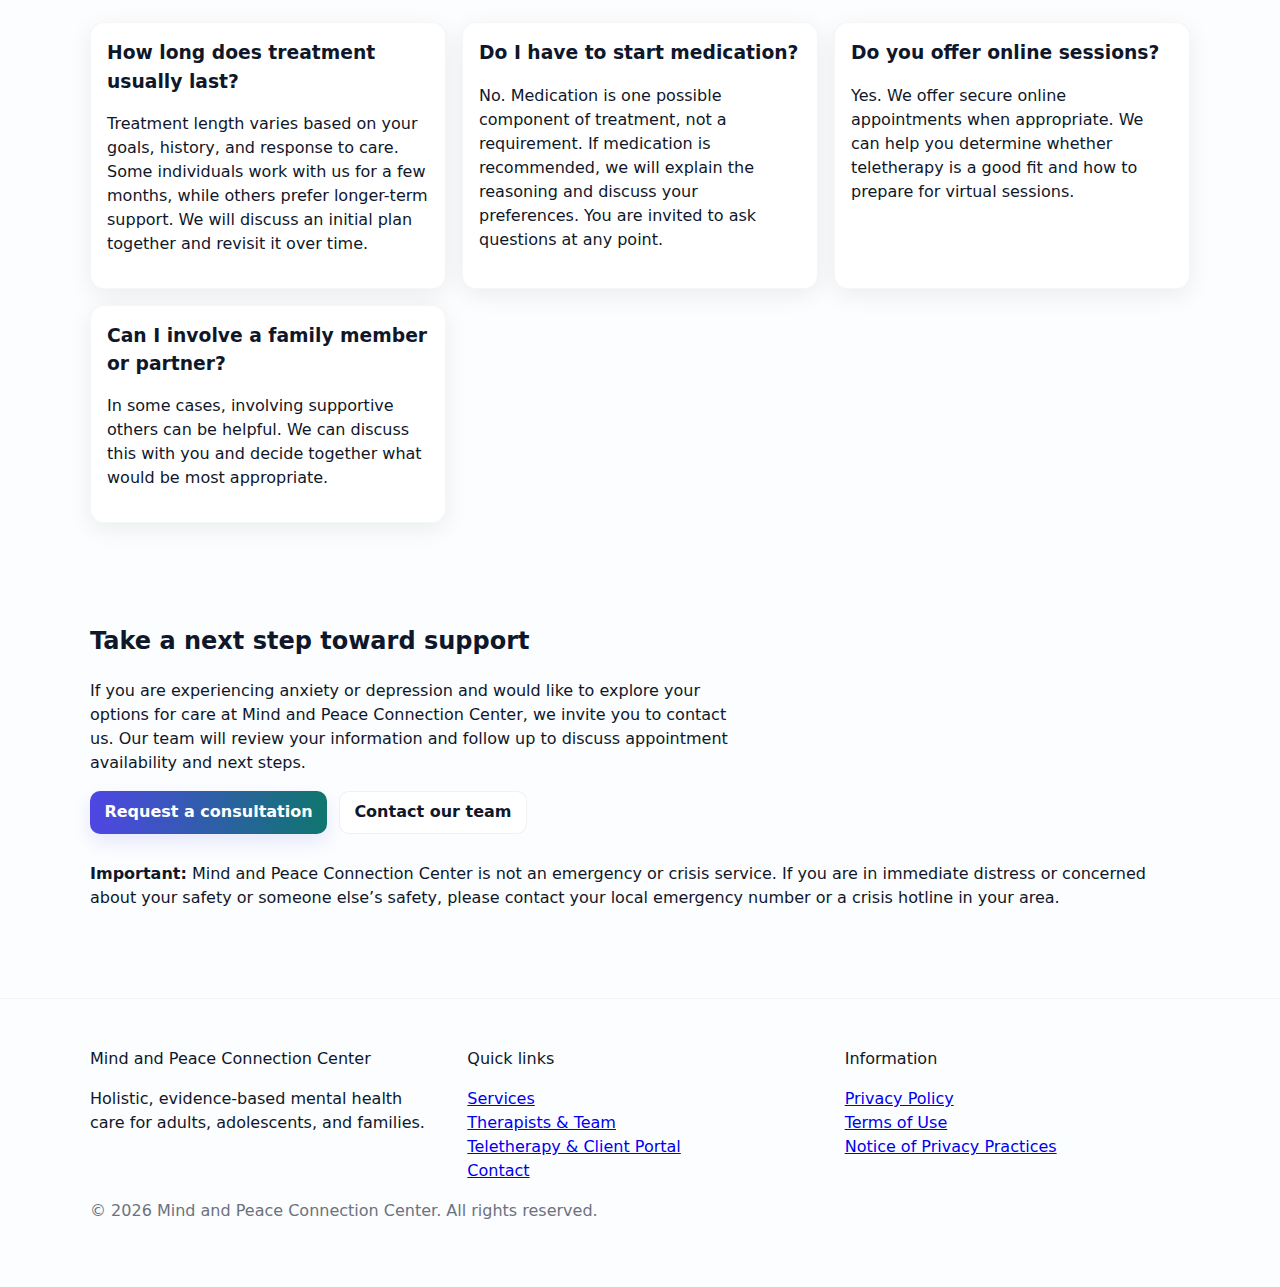
<file: anxiety-depression.html>
<!DOCTYPE html>
<html lang="en">
<head>
  <meta charset="UTF-8" />
  <title>Anxiety &amp; Depression Care | Mind and Peace Connection Center</title>
  <meta name="viewport" content="width=device-width, initial-scale=1" />
  <meta
    name="description"
    content="Mind and Peace Connection Center provides comprehensive, evidence-based care for anxiety and depression, with individualized treatment plans for adults and adolescents."
  />
  <link rel="stylesheet" href="styles.css" />
</head>
<body>
  <a class="skip-link" href="#main-content">Skip to main content</a>

  <!-- Top bar -->
  <div class="top-bar">
    <div class="container top-bar-inner">
      <p class="top-bar-text">In-person and secure online appointments available.</p>
      <a href="#" class="top-bar-link">Client Portal</a>
    </div>
  </div>

  <!-- Header -->
  <header class="site-header">
    <div class="container header-inner">
      <a href="index.html" class="logo">
        <span class="logo-mark">MP</span>
        <span class="logo-text">
          <span class="logo-title">Mind and Peace Connection Center</span>
          <span class="logo-subtitle">Integrative Mental Health Care</span>
        </span>
      </a>

      <nav class="site-nav" aria-label="Main navigation">
        <button class="nav-toggle" aria-expanded="false" aria-controls="primary-menu">
          <span class="nav-toggle-bar"></span>
          <span class="nav-toggle-bar"></span>
          <span class="nav-toggle-bar"></span>
          <span class="nav-toggle-label">Menu</span>
        </button>

        <ul class="nav-list" id="primary-menu">
          <li><a href="index.html" class="nav-link">Home</a></li>
          <li><a href="index.html#about" class="nav-link">About</a></li>
          <li><a href="index.html#services" class="nav-link nav-link-active">Services</a></li>
          <li><a href="index.html#team" class="nav-link">Therapists &amp; Team</a></li>
          <li><a href="index.html#resources" class="nav-link">Resources</a></li>
          <li><a href="index.html#teletherapy" class="nav-link">Teletherapy</a></li>
          <li><a href="index.html#contact" class="nav-link">Contact</a></li>
        </ul>
      </nav>

      <a href="index.html#contact" class="btn btn-primary header-cta">
        Schedule a consultation
      </a>
    </div>
  </header>

  <main id="main-content">
    <!-- Hero -->
    <section class="section section-hero">
      <div class="container hero-inner">
        <div class="hero-text">
          <p class="eyebrow">Anxiety &amp; depression care</p>
          <h1>Support for anxiety, worry, and depression.</h1>
          <p class="hero-subtitle">
            At Mind and Peace Connection Center, we provide comprehensive evaluation and evidence-based
            treatment for individuals experiencing persistent worry, low mood, or difficulty managing daily
            responsibilities. Our clinicians work with you to understand your experiences and develop a plan
            that supports your well-being.
          </p>

          <div class="hero-actions">
            <a href="#contact-section" class="btn btn-primary">Request a consultation</a>
            <a href="index.html#contact" class="btn btn-secondary">Contact our team</a>
          </div>

          <p class="hero-footnote">
            In-person and secure online appointments are available.
          </p>
        </div>

        <div class="hero-visual" aria-hidden="true">
          <div class="hero-card">
            <div class="hero-room">
              <div class="hero-window"></div>
              <div class="hero-chair hero-chair-left"></div>
              <div class="hero-chair hero-chair-right"></div>
              <div class="hero-plant"></div>
            </div>
            <p class="hero-alt">A calm, softly lit therapy room illustration.</p>
          </div>
        </div>
      </div>
    </section>

    <!-- Understanding Anxiety & Depression -->
    <section class="section">
      <div class="container">
        <h2>Understanding anxiety and depression</h2>
        <p class="section-intro">
          Anxiety and depression are common mental health conditions that can affect how you feel, think, and
          function. You might notice persistent worry, low mood, changes in sleep, difficulty concentrating,
          or a loss of interest in activities you once enjoyed. These experiences can be distressing, but they
          are also treatable.
        </p>

        <h3>Some signs you may recognize include:</h3>
        <ul>
          <li>Persistent worry, fear, or a sense of being “on edge”</li>
          <li>Ongoing sadness, emptiness, or hopelessness</li>
          <li>Changes in sleep, appetite, or energy</li>
          <li>Difficulty concentrating or making decisions</li>
          <li>Withdrawing from friends, family, or activities</li>
          <li>Feeling overwhelmed by daily responsibilities</li>
        </ul>

        <p style="margin-top: 1rem; font-size: 0.95rem; color: #5f6368;">
          Not everyone experiences these conditions in the same way. Our role is to listen carefully and
          understand what these symptoms look like in your life.
        </p>
      </div>
    </section>

    <!-- How We Can Help -->
    <section class="section">
      <div class="container">
        <h2>How we can help</h2>
        <p class="section-intro">
          We provide structured, individualized treatment for anxiety and depression. Our clinicians draw on
          evidence-based therapies and, when appropriate, coordinated psychiatric care to help reduce symptoms
          and improve daily functioning.
        </p>

        <div class="card-grid card-grid-3">
          <article class="card">
            <h3>Comprehensive assessment</h3>
            <p>
              We begin with a thorough evaluation of your symptoms, history, and goals. We consider medical,
              psychological, and social factors that may be contributing to what you are experiencing and
              discuss treatment options collaboratively.
            </p>
          </article>

          <article class="card">
            <h3>Evidence-based therapies</h3>
            <p>
              We use therapeutic approaches that have been shown to help with anxiety and depression. Treatment
              may involve learning new skills for managing thoughts, emotions, and behaviors, tailored to your
              needs and preferences.
            </p>
          </article>

          <article class="card">
            <h3>Holistic supports</h3>
            <p>
              We pay attention to sleep, stress, routines, relationships, and other aspects of daily life that
              affect mood and anxiety. We may suggest strategies to support healthy habits in a way that feels
              manageable instead of overwhelming.
            </p>
          </article>

          <article class="card">
            <h3>Medication management (when appropriate)</h3>
            <p>
              When appropriate, we may discuss psychiatric medication as one component of care. Any medication
              decisions are made collaboratively, with time for questions and ongoing monitoring.
            </p>
          </article>
        </div>

        <p style="margin-top: 1.5rem; font-size: 0.95rem; color: #5f6368;">
          If you are wondering whether our approach is right for you, you are welcome to reach out for a
          consultation.
        </p>
      </div>
    </section>

    <!-- What to Expect -->
    <section class="section">
      <div class="container">
        <h2>What to expect from your care</h2>
        <p class="section-intro">
          Knowing what to expect can make it easier to take the first step. Our process is structured but
          flexible, and we adjust it based on your needs and preferences.
        </p>

        <div class="card-grid card-grid-3">
          <article class="card">
            <h3>1. Initial consultation</h3>
            <p>
              During your first visit, we discuss your current concerns, relevant background, and goals for
              care. You are invited to share only what feels comfortable. Together, we determine whether our
              services are a good fit and outline potential next steps.
            </p>
          </article>

          <article class="card">
            <h3>2. Collaborative treatment planning</h3>
            <p>
              If you decide to move forward, we develop a treatment plan that may include therapy, holistic
              supports, and, when appropriate, medication management. We review this plan with you, answer
              questions, and discuss the expected frequency of sessions.
            </p>
          </article>

          <article class="card">
            <h3>3. Ongoing care and adjustment</h3>
            <p>
              As treatment progresses, we regularly check in about what is helpful and where adjustments may be
              needed. We encourage open feedback so that your care remains aligned with your needs and
              preferences.
            </p>
          </article>
        </div>

        <p style="margin-top: 1.5rem; font-size: 0.9rem; color: #5f6368;">
          You are not expected to have everything figured out before reaching out. Our team will guide you
          through each step.
        </p>
      </div>
    </section>

    <!-- Is This Service Right For You? -->
    <section class="section">
      <div class="container">
        <h2>Is anxiety and depression care right for you?</h2>
        <p class="section-intro">
          People seek support for anxiety and depression for many different reasons. You do not need to wait
          until things feel unmanageable to ask for help.
        </p>

        <div class="card-grid card-grid-3">
          <article class="card">
            <h3>You may benefit from this service if:</h3>
            <ul>
              <li>You are experiencing ongoing worry, sadness, or loss of interest that is affecting daily life.</li>
              <li>You notice changes in sleep, appetite, or energy that concern you.</li>
              <li>You are trying to manage on your own but feel that additional support could be helpful.</li>
            </ul>
          </article>

          <article class="card">
            <h3>It is appropriate to reach out if:</h3>
            <ul>
              <li>You are unsure whether what you are experiencing “counts” as anxiety or depression.</li>
              <li>You have tried support in the past and would like to explore a different approach.</li>
              <li>You have questions about therapy, medication, or holistic strategies.</li>
            </ul>
          </article>

          <article class="card">
            <h3>Next steps</h3>
            <p>
              If you are uncertain whether this service matches your needs, you are welcome to contact us to
              discuss your concerns. We can help you explore whether anxiety and depression care at Mind and
              Peace Connection Center is the right fit.
            </p>
          </article>
        </div>
      </div>
    </section>

    <!-- FAQ -->
    <section class="section">
      <div class="container">
        <h2>Frequently asked questions</h2>
        <div class="card-grid">
          <article class="card">
            <h3>How long does treatment usually last?</h3>
            <p>
              Treatment length varies based on your goals, history, and response to care. Some individuals work
              with us for a few months, while others prefer longer-term support. We will discuss an initial
              plan together and revisit it over time.
            </p>
          </article>

          <article class="card">
            <h3>Do I have to start medication?</h3>
            <p>
              No. Medication is one possible component of treatment, not a requirement. If medication is
              recommended, we will explain the reasoning and discuss your preferences. You are invited to ask
              questions at any point.
            </p>
          </article>

          <article class="card">
            <h3>Do you offer online sessions?</h3>
            <p>
              Yes. We offer secure online appointments when appropriate. We can help you determine whether
              teletherapy is a good fit and how to prepare for virtual sessions.
            </p>
          </article>

          <article class="card">
            <h3>Can I involve a family member or partner?</h3>
            <p>
              In some cases, involving supportive others can be helpful. We can discuss this with you and
              decide together what would be most appropriate.
            </p>
          </article>
        </div>
      </div>
    </section>

    <!-- Contact CTA (points to main contact form) -->
    <section class="section section-contact" id="contact-section">
      <div class="container contact-inner">
        <div class="contact-text">
          <h2>Take a next step toward support</h2>
          <p>
            If you are experiencing anxiety or depression and would like to explore your options for care at
            Mind and Peace Connection Center, we invite you to contact us. Our team will review your
            information and follow up to discuss appointment availability and next steps.
          </p>

          <div class="hero-actions">
            <a href="index.html#contact" class="btn btn-primary">Request a consultation</a>
            <a href="index.html#contact" class="btn btn-secondary">Contact our team</a>
          </div>
        </div>
      </div>

      <div class="container crisis-note">
        <p>
          <strong>Important:</strong> Mind and Peace Connection Center is not an emergency or crisis service.
          If you are in immediate distress or concerned about your safety or someone else’s safety, please
          contact your local emergency number or a crisis hotline in your area.
        </p>
      </div>
    </section>
  </main>

  <!-- Footer -->
  <footer class="site-footer">
    <div class="container footer-inner">
      <div class="footer-col">
        <p class="footer-title">Mind and Peace Connection Center</p>
        <p class="footer-text">
          Holistic, evidence-based mental health care for adults, adolescents, and families.
        </p>
      </div>

      <div class="footer-col">
        <p class="footer-subtitle">Quick links</p>
        <ul class="footer-links">
          <li><a href="index.html#services">Services</a></li>
          <li><a href="index.html#team">Therapists &amp; Team</a></li>
          <li><a href="index.html#teletherapy">Teletherapy &amp; Client Portal</a></li>
          <li><a href="index.html#contact">Contact</a></li>
        </ul>
      </div>

      <div class="footer-col">
        <p class="footer-subtitle">Information</p>
        <ul class="footer-links">
          <li><a href="#">Privacy Policy</a></li>
          <li><a href="#">Terms of Use</a></li>
          <li><a href="#">Notice of Privacy Practices</a></li>
        </ul>
      </div>
    </div>

    <div class="container footer-bottom">
      <p>&copy; <span id="year"></span> Mind and Peace Connection Center. All rights reserved.</p>
    </div>
  </footer>

  <script>
    const navToggle = document.querySelector('.nav-toggle');
    const navList = document.querySelector('.nav-list');
    const yearEl = document.getElementById('year');

    if (yearEl) {
      yearEl.textContent = new Date().getFullYear();
    }

    if (navToggle && navList) {
      navToggle.addEventListener('click', () => {
        const isOpen = navToggle.getAttribute('aria-expanded') === 'true';
        navToggle.setAttribute('aria-expanded', String(!isOpen));
        navList.classList.toggle('nav-list-open', !isOpen);
      });
    }
  </script>
</body>
</html>
</file>
<file: styles.css>
:root{
  --bg:#fbfdfe;
  --card:#ffffff;
  --muted:#6b7280;
  --accent:#0f766e; /* teal */
  --accent-2:#4f46e5; /* indigo */
  --radius:12px;
  --container:1100px;
  --shadow: 0 6px 24px rgba(18,25,38,0.07);
  --glass: linear-gradient(180deg, rgba(255,255,255,0.7), rgba(255,255,255,0.55));
  font-family: "Inter", system-ui, -apple-system, "Segoe UI", Roboto, "Helvetica Neue", Arial;
  color-scheme: light;
}

* { box-sizing: border-box; }
html,body { height:100%; }
body{
  margin:0;
  background:var(--bg);
  color: #0f172a;
  -webkit-font-smoothing:antialiased;
  -moz-osx-font-smoothing:grayscale;
  line-height:1.5;
  font-size:16px;
}

/* Layout container */
.container{
  width:90%;
  max-width:var(--container);
  margin:0 auto;
}

/* Skip link */
.skip-link{
  position: absolute;
  left:-999px;
  top:auto;
  width:1px;
  height:1px;
  overflow:hidden;
}
.skip-link:focus{
  left:1rem;
  top:1rem;
  width:auto;
  height:auto;
  padding:.5rem 1rem;
  background:#081b24;
  color:#fff;
  border-radius:6px;
  z-index:1000;
}

/* Header */
.site-header{
  background:linear-gradient(180deg, rgba(255,255,255,0.7), rgba(255,255,255,0.85));
  backdrop-filter: blur(6px);
  position:sticky;
  top:0;
  z-index:40;
  border-bottom: 1px solid rgba(15,23,42,0.06);
}
.header-inner{
  display:flex;
  align-items:center;
  gap:1rem;
  padding:1rem 0;
}

/* Logo */
.logo{
  display:flex;
  align-items:center;
  gap:.75rem;
  text-decoration:none;
  color:inherit;
}
.logo-mark{
  display:inline-grid;
  place-items:center;
  width:48px;
  height:48px;
  background:linear-gradient(135deg,var(--accent-2),var(--accent));
  color:#fff;
  border-radius:10px;
  font-weight:700;
  font-size:16px;
  box-shadow: var(--shadow);
}
.logo-title{
  font-weight:600;
  display:block;
}
.logo-subtitle{
  font-size:13px;
  color:var(--muted);
  display:block;
}

/* Nav */
.site-nav{ margin-left:auto; display:flex; align-items:center; gap:1rem; }
.nav-toggle{
  display:none;
  background:none;
  border:0;
  padding:.5rem;
  border-radius:8px;
}
.nav-toggle:focus{ outline:2px solid rgba(79,70,229,0.2); }
.nav-toggle-bar{
  display:block;
  width:22px;height:2px;background:#111827;margin:4px 0;border-radius:2px;
}
.nav-list{
  list-style:none;
  display:flex;
  gap:.5rem;
  margin:0;
  padding:0;
}
.nav-link{
  display:inline-block;
  padding:.5rem .75rem;
  text-decoration:none;
  color:var(--muted);
  border-radius:8px;
  font-weight:600;
}
.nav-link:hover, .nav-link:focus{ color:var(--accent-2); background:rgba(79,70,229,0.05); }
.nav-link-active{ color:var(--accent-2); }

/* Header CTA */
.header-cta{ margin-left:1rem; }

/* Buttons */
.btn{
  display:inline-flex;
  align-items:center;
  justify-content:center;
  gap:.5rem;
  padding:.55rem .9rem;
  border-radius:10px;
  text-decoration:none;
  font-weight:600;
  cursor:pointer;
  border:0;
}
.btn-primary{
  background:linear-gradient(90deg,var(--accent-2),var(--accent));
  color:#fff;
  box-shadow:0 8px 18px rgba(79,70,229,0.12);
}
.btn-secondary{
  background:#fff;
  border:1px solid rgba(15,23,42,0.06);
  color:#0f172a;
}
.btn-ghost{
  background:transparent;
  color:var(--accent-2);
  border:1px dashed rgba(79,70,229,0.12);
}
.btn.full, .btn-large{ padding: .9rem 1.1rem; }
.btn-full-width{ width:100%; }

/* Hero */
.section-hero{ padding:3.25rem 0 2rem; }
.hero-grid{
  display:grid;
  grid-template-columns:1fr 420px;
  gap:2.25rem;
  align-items:center;
}
.eyebrow{
  color:var(--accent);
  font-weight:600;
  margin:0 0 .5rem 0;
}
h1{
  margin:0 0 .75rem 0;
  font-size:clamp(1.6rem,2.6vw,2.2rem);
  line-height:1.05;
}
.lead{ color:var(--muted); margin-bottom:1rem; }
.hero-actions{ display:flex; gap:.75rem; margin-bottom:.75rem; }
.hero-features{ list-style:none; display:flex; gap:1rem; padding:0; margin:0; color:var(--muted); font-size:14px; }

/* Visual card */
.visual-card{
  background:var(--card);
  border-radius:var(--radius);
  padding:1.25rem;
  box-shadow:var(--shadow);
  border:1px solid rgba(15,23,42,0.04);
  text-align:center;
}
.visual-caption{ font-size:13px; color:var(--muted); margin-top:.6rem; }

/* Sections */
.section{ padding:2.5rem 0; }
.section .section-intro{ color:var(--muted); margin-bottom:1rem; }

/* Card grid */
.card-grid{
  display:grid;
  grid-template-columns:repeat(3,1fr);
  gap:1rem;
}
.card{
  background:var(--card);
  border-radius:14px;
  padding:1rem;
  box-shadow: var(--shadow);
  border:1px solid rgba(15,23,42,0.04);
}
.card h3{ margin-top:0; margin-bottom:.5rem; }
.card-link{ color:var(--accent-2); font-weight:600; text-decoration:none; }

/* Pillars */
.pillars{ display:grid; grid-template-columns:repeat(4,1fr); gap:1rem; margin-top:1rem; }
.pillar{ background:linear-gradient(180deg, rgba(255,255,255,0.9), rgba(255,255,255,0.7)); padding:1rem; border-radius:12px; border:1px solid rgba(15,23,42,0.03); }

/* Team */
.card-team .avatar{
  width:56px;height:56px;border-radius:10px;background:linear-gradient(135deg,var(--accent),var(--accent-2));color:#fff;display:grid;place-items:center;font-weight:700;margin-bottom:.5rem;
}

/* Teletherapy & resources */
.tele-columns{ display:grid; grid-template-columns:1fr 1fr; gap:1rem; margin:1rem 0; }

/* Contact */
.contact-inner{
  display:grid;
  grid-template-columns:1fr 420px;
  gap:2rem;
}
.contact-details{ list-style:none; padding:0; margin:0 0 1rem 0; color:var(--muted); }
.contact-form{ background:var(--card); padding:1rem; border-radius:12px; box-shadow:var(--shadow); border:1px solid rgba(15,23,42,0.04); }
.form-grid{ display:grid; grid-template-columns:1fr 1fr; gap:0.75rem; }
.form-row{ display:flex; flex-direction:column; }
.form-row-full{ grid-column: 1 / -1; }
label{ font-size:13px; margin-bottom:.35rem; color:#0f172a; font-weight:600; }
input, textarea, select{
  border:1px solid rgba(2,6,23,0.08);
  background:#fff;
  padding:.6rem .75rem;
  border-radius:8px;
  font-size:14px;
  color:#0f172a;
}
input:focus, textarea:focus, select:focus{ outline:2px solid rgba(79,70,229,0.12); border-color:rgba(79,70,229,0.16); }

.form-note{ font-size:13px; color:var(--muted); margin-top:.75rem; }

/* Footer */
.site-footer{ border-top:1px solid rgba(15,23,42,0.04); padding:2rem 0 3rem; margin-top:2rem; background:transparent; }
.footer-inner{ display:flex; gap:2rem; align-items:flex-start; justify-content:space-between; flex-wrap:wrap; }
.footer-col{ flex:1 1 220px; min-width:180px; }
.footer-links{ list-style:none; padding:0; margin:0; color:var(--muted); }
.footer-bottom{ margin-top:1rem; color:var(--muted); }

/* Responsive */
@media (max-width:1000px){
  .hero-grid{ grid-template-columns:1fr 320px; }
  .container{ width:94%; }
  .card-grid{ grid-template-columns:repeat(2,1fr); }
  .pillars{ grid-template-columns:repeat(2,1fr); }
  .contact-inner{ grid-template-columns:1fr; }
}

@media (max-width:720px){
  .site-nav{ gap:.5rem; }
  .nav-list{ display:none; position:absolute; right:1rem; top:68px; background:var(--card); padding:.5rem; border-radius:10px; box-shadow:var(--shadow); border:1px solid rgba(15,23,42,0.04); min-width:200px; }
  .nav-list.open{ display:block; }
  .nav-toggle{ display:inline-block; }
  .nav-link{ display:block; padding:.5rem .75rem; }
  .hero-grid{ grid-template-columns:1fr; }
  .card-grid{ grid-template-columns:1fr; }
  .pillars{ grid-template-columns:1fr; }
  .tele-columns{ grid-template-columns:1fr; }
  .header-cta{ display:none; }
}

/* Utility */
.text-link{ color:var(--accent-2); font-weight:600; text-decoration:none; }
.section-cta{ margin-top:1rem; }
</file>
